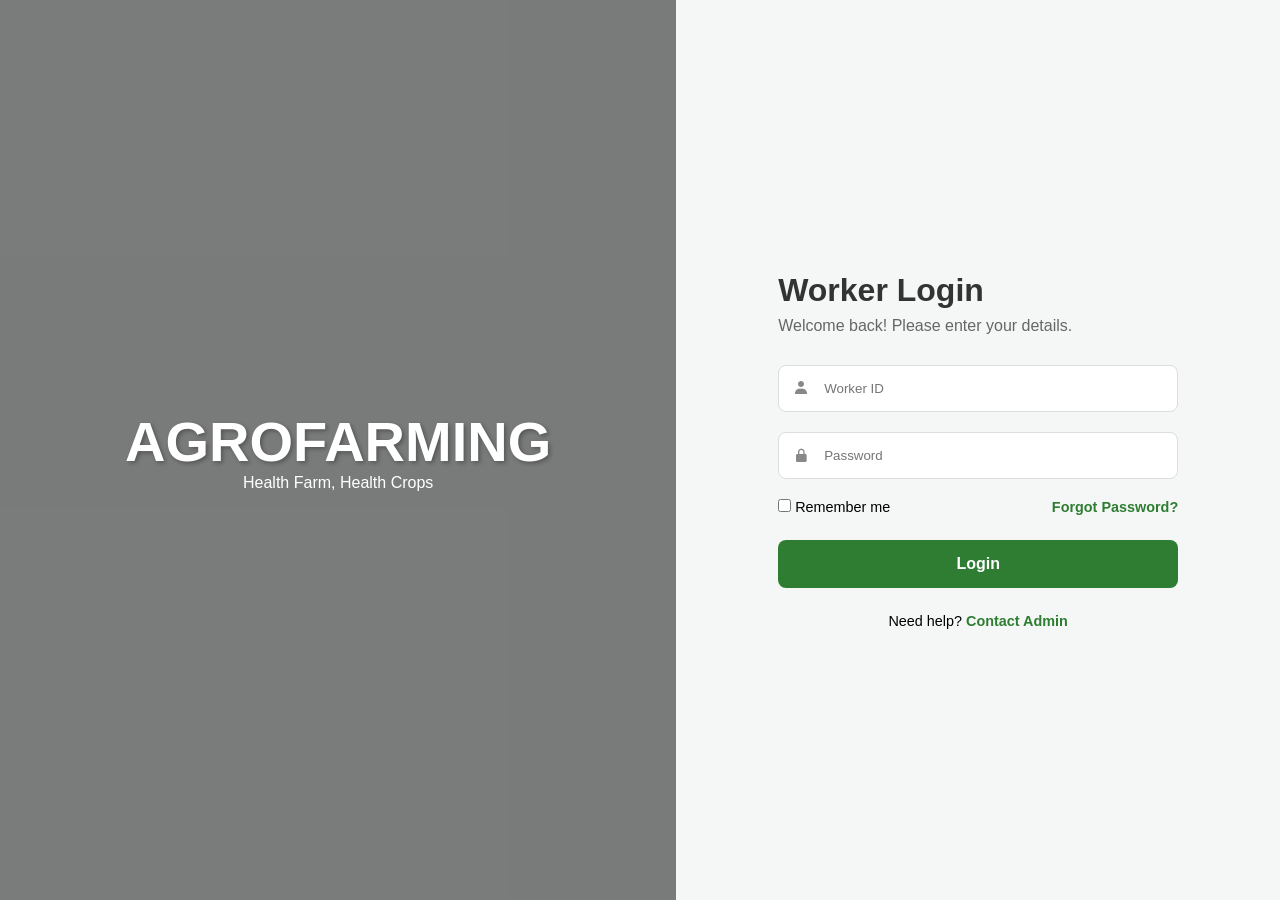
<file: index.html>
<!DOCTYPE html>
<html lang="en">
<head>
    <meta charset="UTF-8">
    <meta name="viewport" content="width=device-width, initial-scale=1.0">
    <title>AgroFarm Login</title>
    <link rel="stylesheet" href="login.css">
    <link href='https://unpkg.com/boxicons@2.1.4/css/boxicons.min.css' rel='stylesheet'>
</head>
<body>

<script src="security.js"></script>
<script src="login.js"></script>


</body>
</html>
</file>
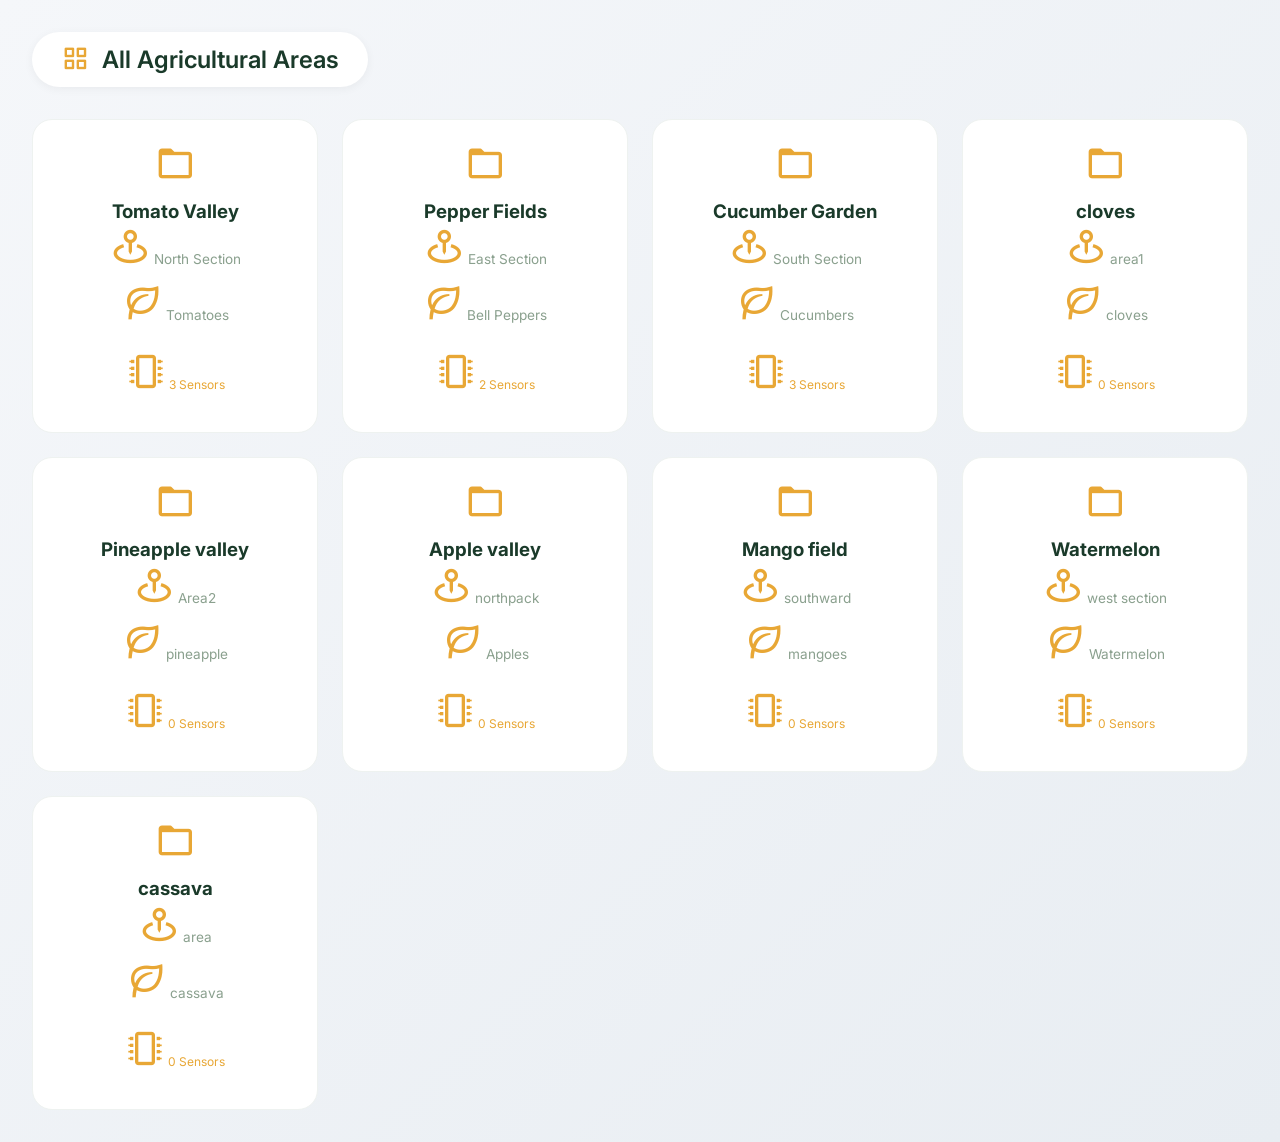
<file: area.html>
<!DOCTYPE html>
<html lang="en">
<head>
    <meta charset="UTF-8">
    <meta name="viewport" content="width=device-width, initial-scale=1.0">
    <title>Area Details - AgroFarm</title>
    <link rel="stylesheet" href="area.css">
    <link href='https://unpkg.com/boxicons@2.1.4/css/boxicons.min.css' rel='stylesheet'>
    <link href="https://fonts.googleapis.com/css2?family=Inter:wght@300;400;500;600;700;800&display=swap" rel="stylesheet">
</head>
<body>
<div id="area-root"></div>
<script src="area.js"></script>
</body>
</html>
</file>
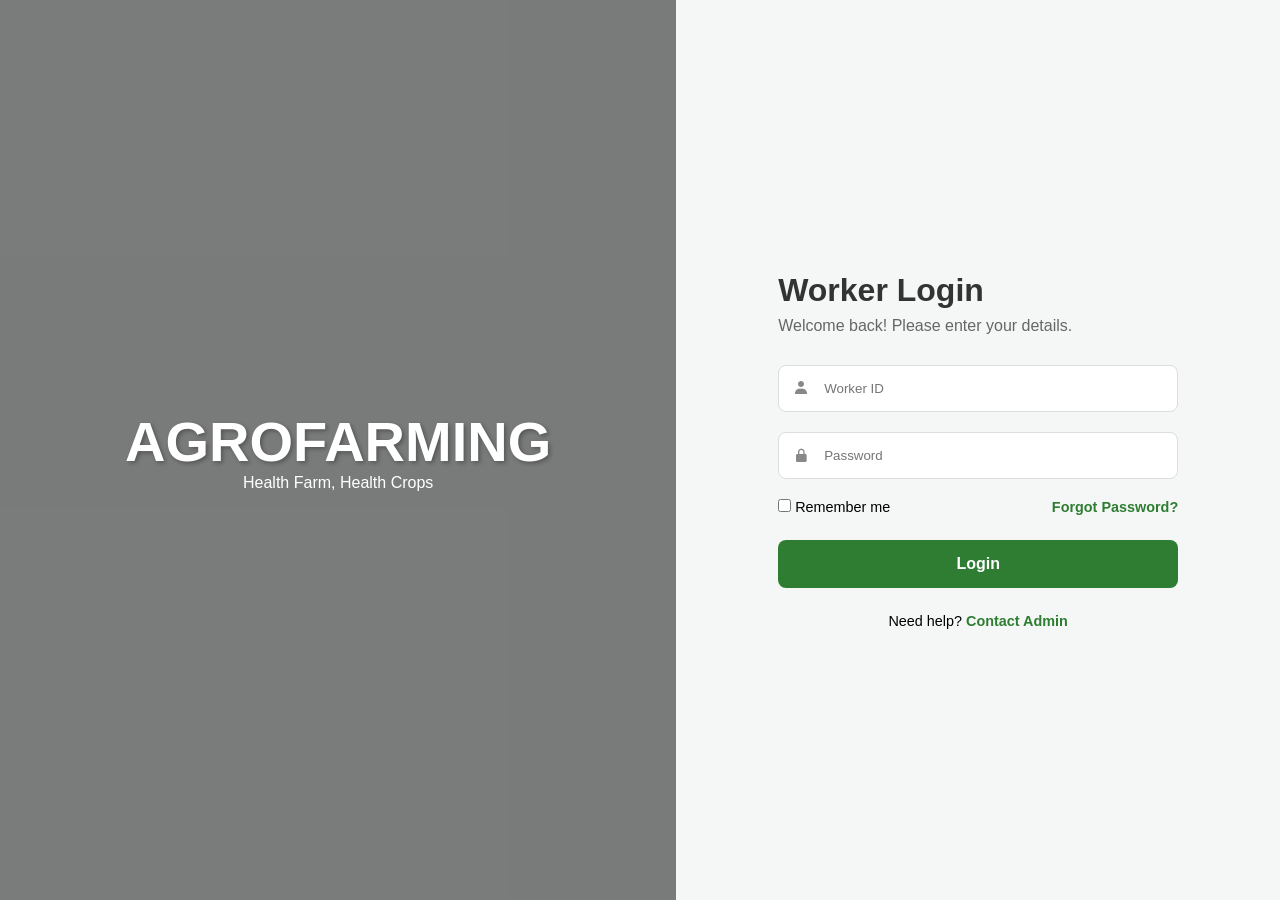
<file: areas.html>
<!DOCTYPE html>
<html lang="en">
<head>
    <meta charset="UTF-8">
    <title>Areas</title>
    <link rel="stylesheet" href="css/areas.css">
</head>
<body>

<div id="app"></div>

<script src="areas.js"></script>
</body>
</html>
</file>
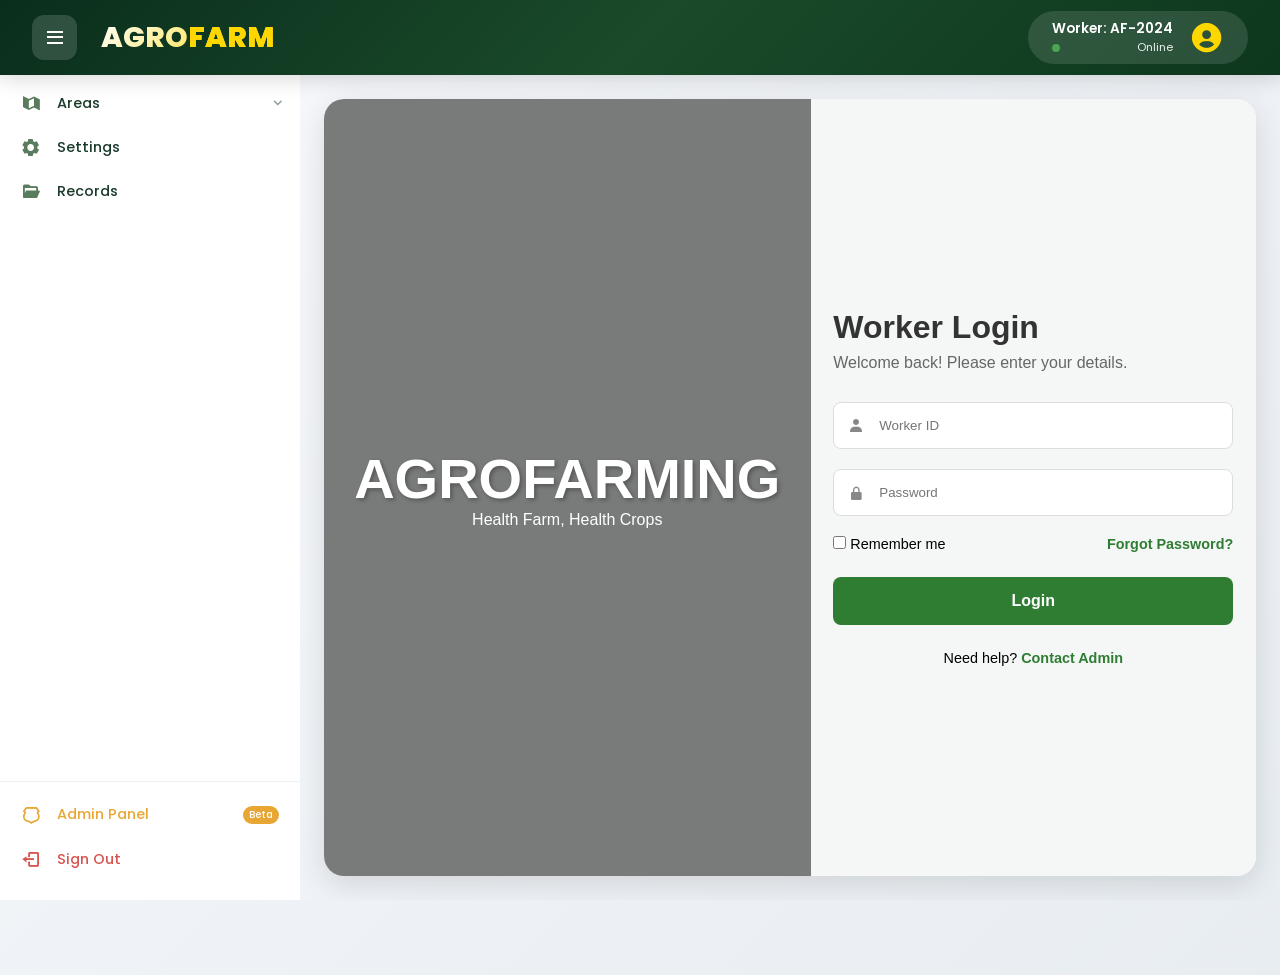
<file: dashboard.html>
<!DOCTYPE html>
<html lang="en">
<head>
    <meta charset="UTF-8">
    <meta name="viewport" content="width=device-width, initial-scale=1.0">
    <title>Dashboard - AgroFarm</title>
    <link rel="stylesheet" href="dashboard.css">
    <link href='https://unpkg.com/boxicons@2.1.4/css/boxicons.min.css' rel='stylesheet'>
    <link href="https://fonts.googleapis.com/css2?family=Poppins:wght@300;400;500;600;700;800&display=swap" rel="stylesheet">
</head>
<body>

<script src="dashboard.js"></script>
<script src ="security.js"></script>

</body>
</html>
</file>
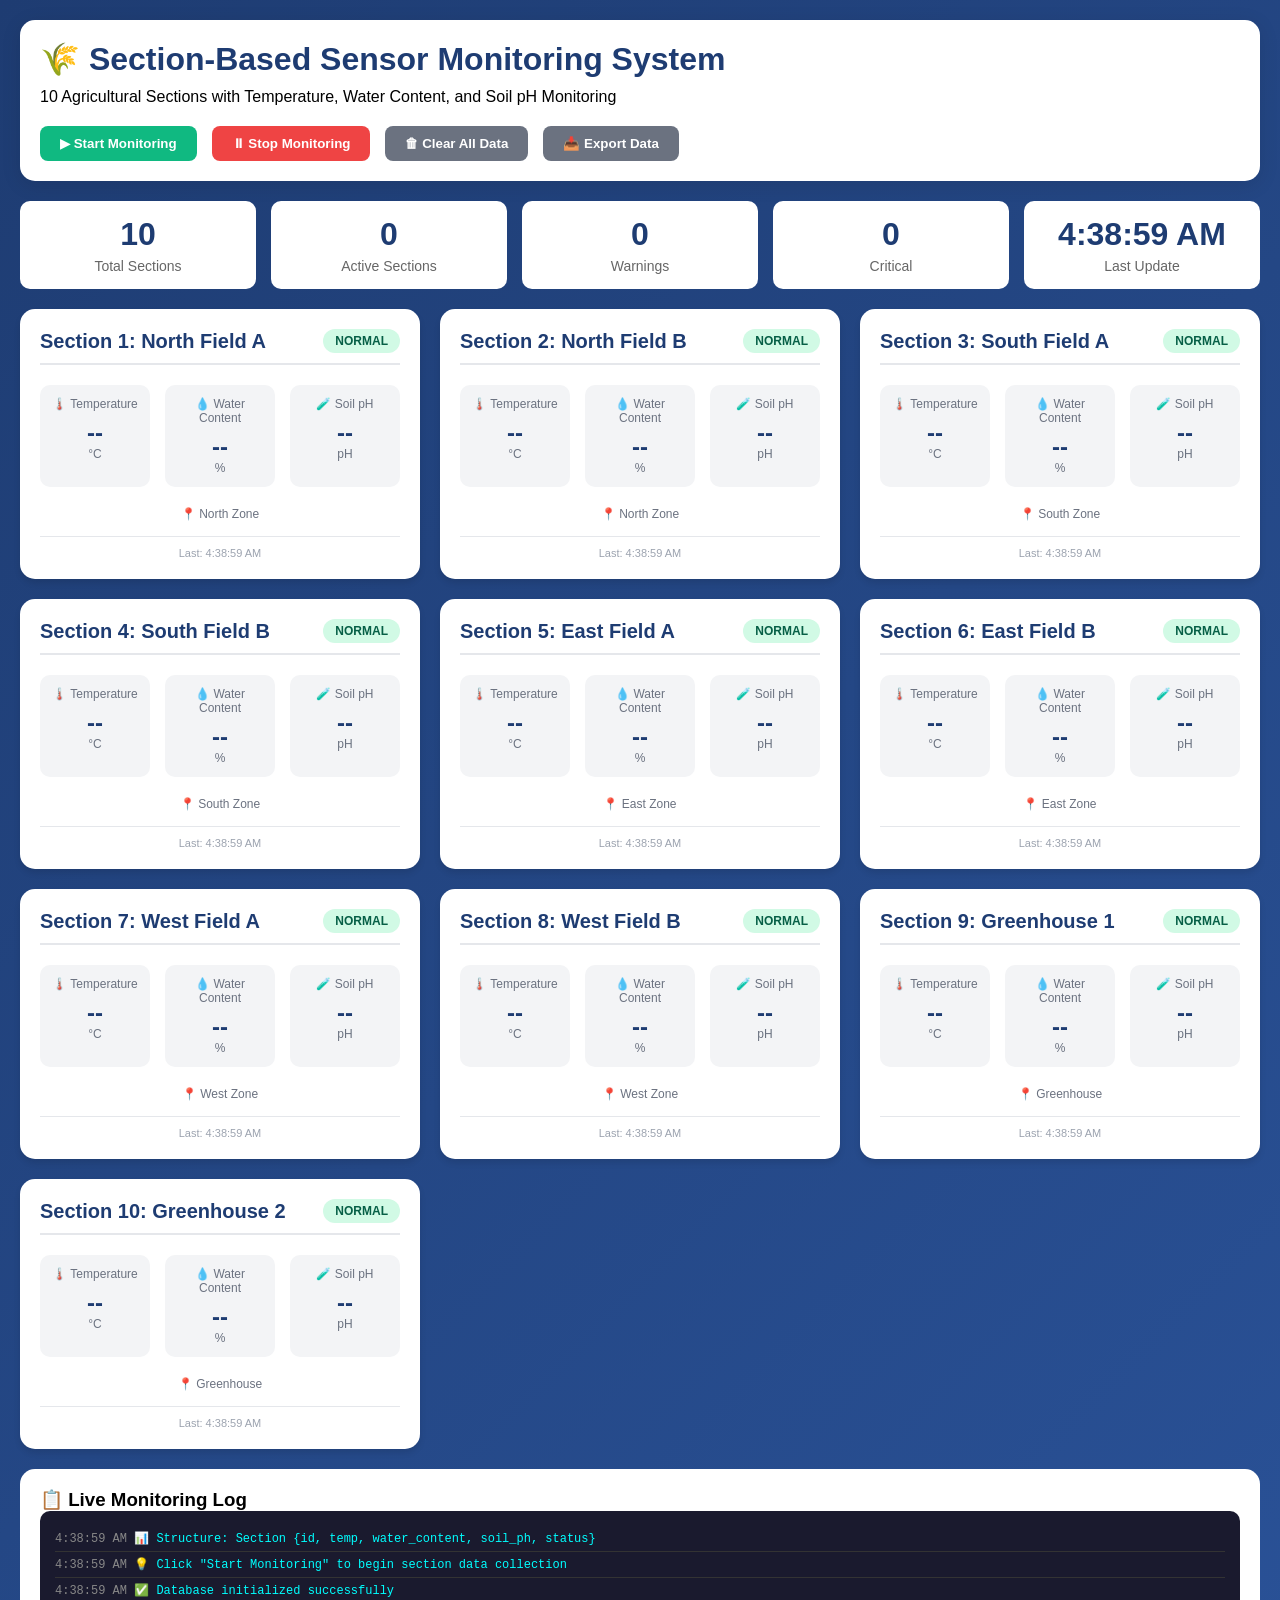
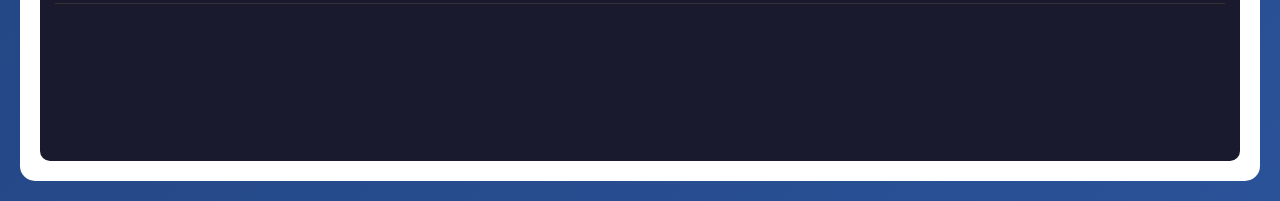
<file: index.simulation.html>
<!DOCTYPE html>
<html lang="en">
<head>
    <meta charset="UTF-8">
    <meta name="viewport" content="width=device-width, initial-scale=1.0">
    <title>Section-Based Sensor Simulation - Agriculture Monitoring</title>
    <style>
        * {
            margin: 0;
            padding: 0;
            box-sizing: border-box;
        }

        body {
            font-family: 'Segoe UI', Tahoma, Geneva, Verdana, sans-serif;
            background: linear-gradient(135deg, #1e3c72 0%, #2a5298 100%);
            min-height: 100vh;
            padding: 20px;
        }

        .container {
            max-width: 1400px;
            margin: 0 auto;
        }

        .header {
            background: white;
            border-radius: 15px;
            padding: 20px;
            margin-bottom: 20px;
            box-shadow: 0 4px 20px rgba(0,0,0,0.1);
        }

        .header h1 {
            color: #1e3c72;
            margin-bottom: 10px;
        }

        .controls {
            display: flex;
            gap: 15px;
            margin-top: 20px;
            flex-wrap: wrap;
        }

        button {
            padding: 10px 20px;
            border: none;
            border-radius: 8px;
            cursor: pointer;
            font-weight: bold;
            transition: all 0.3s;
        }

        .btn-start {
            background: #10b981;
            color: white;
        }

        .btn-start:hover {
            background: #059669;
            transform: translateY(-2px);
        }

        .btn-stop {
            background: #ef4444;
            color: white;
        }

        .btn-stop:hover {
            background: #dc2626;
            transform: translateY(-2px);
        }

        .btn-clear {
            background: #6b7280;
            color: white;
        }

        .btn-clear:hover {
            background: #4b5563;
        }

        .stats {
            display: grid;
            grid-template-columns: repeat(auto-fit, minmax(200px, 1fr));
            gap: 15px;
            margin-bottom: 20px;
        }

        .stat-card {
            background: white;
            padding: 15px;
            border-radius: 10px;
            text-align: center;
        }

        .stat-value {
            font-size: 32px;
            font-weight: bold;
            color: #1e3c72;
        }

        .stat-label {
            color: #666;
            font-size: 14px;
            margin-top: 5px;
        }

        .sections-grid {
            display: grid;
            grid-template-columns: repeat(auto-fit, minmax(350px, 1fr));
            gap: 20px;
            margin-bottom: 20px;
        }

        .section-card {
            background: white;
            border-radius: 15px;
            padding: 20px;
            box-shadow: 0 4px 6px rgba(0,0,0,0.1);
            transition: transform 0.3s;
            position: relative;
            overflow: hidden;
        }

        .section-card:hover {
            transform: translateY(-5px);
            box-shadow: 0 8px 15px rgba(0,0,0,0.2);
        }

        .section-header {
            display: flex;
            justify-content: space-between;
            align-items: center;
            margin-bottom: 15px;
            padding-bottom: 10px;
            border-bottom: 2px solid #e5e7eb;
        }

        .section-id {
            font-size: 20px;
            font-weight: bold;
            color: #1e3c72;
        }

        .status-badge {
            padding: 5px 12px;
            border-radius: 20px;
            font-size: 12px;
            font-weight: bold;
        }

        .status-normal {
            background: #d1fae5;
            color: #065f46;
        }

        .status-warning {
            background: #fed7aa;
            color: #92400e;
        }

        .status-critical {
            background: #fee2e2;
            color: #991b1b;
        }

        .readings-grid {
            display: grid;
            grid-template-columns: repeat(3, 1fr);
            gap: 15px;
            margin: 20px 0;
        }

        .reading-item {
            text-align: center;
            padding: 12px;
            background: #f3f4f6;
            border-radius: 10px;
        }

        .reading-label {
            font-size: 12px;
            color: #6b7280;
            margin-bottom: 8px;
        }

        .reading-value {
            font-size: 24px;
            font-weight: bold;
            color: #1e3c72;
        }

        .reading-unit {
            font-size: 12px;
            color: #6b7280;
        }

        .timestamp {
            font-size: 11px;
            color: #9ca3af;
            text-align: center;
            margin-top: 15px;
            padding-top: 10px;
            border-top: 1px solid #e5e7eb;
        }

        .alert-indicator {
            position: absolute;
            top: 10px;
            right: 10px;
            width: 12px;
            height: 12px;
            border-radius: 50%;
            animation: pulse 1s infinite;
        }

        @keyframes pulse {
            0%, 100% { opacity: 1; }
            50% { opacity: 0.5; }
        }

        .log-section {
            background: white;
            border-radius: 15px;
            padding: 20px;
            margin-top: 20px;
        }

        .log-container {
            background: #1a1a2e;
            color: #0f0;
            padding: 15px;
            border-radius: 10px;
            height: 250px;
            overflow-y: auto;
            font-family: 'Courier New', monospace;
            font-size: 12px;
        }

        .log-entry {
            padding: 5px 0;
            border-bottom: 1px solid #333;
            font-family: monospace;
        }

        .log-time {
            color: #888;
        }

        .log-data {
            color: #0f0;
        }

        .log-warning {
            color: #fbbf24;
        }

        .log-critical {
            color: #ef4444;
        }
    </style>
</head>
<body>
<div class="container">
    <div class="header">
        <h1>🌾 Section-Based Sensor Monitoring System</h1>
        <p>10 Agricultural Sections with Temperature, Water Content, and Soil pH Monitoring</p>
        <div class="controls">
            <button class="btn-start" onclick="startSimulation()">▶ Start Monitoring</button>
            <button class="btn-stop" onclick="stopSimulation()">⏸ Stop Monitoring</button>
            <button class="btn-clear" onclick="clearAllData()">🗑 Clear All Data</button>
        </div>
    </div>

    <div class="stats">
        <div class="stat-card">
            <div class="stat-value" id="totalSections">0</div>
            <div class="stat-label">Total Sections</div>
        </div>
        <div class="stat-card">
            <div class="stat-value" id="activeSections">0</div>
            <div class="stat-label">Active Sections</div>
        </div>
        <div class="stat-card">
            <div class="stat-value" id="warningCount">0</div>
            <div class="stat-label">Warnings</div>
        </div>
        <div class="stat-card">
            <div class="stat-value" id="criticalCount">0</div>
            <div class="stat-label">Critical</div>
        </div>
        <div class="stat-card">
            <div class="stat-value" id="lastUpdate">--:--:--</div>
            <div class="stat-label">Last Update</div>
        </div>
    </div>

    <div class="sections-grid" id="sectionsGrid"></div>

    <div class="log-section">
        <h3>📋 Live Monitoring Log</h3>
        <div class="log-container" id="logContainer"></div>
    </div>
</div>

<script>
    // Database configuration
    const DB_NAME = 'SectionDatabase';
    const DB_VERSION = 1;
    const STORE_NAME = 'section_readings';

    let db = null;
    let simulationInterval = null;
    let isSimulating = false;

    // Define 10 sections with their data
    const sections = [
        { id: 1, name: 'North Field A', temp_range: { min: 18, max: 32 }, water_range: { min: 40, max: 75 }, ph_range: { min: 6.0, max: 7.2 }, location: 'North Zone' },
        { id: 2, name: 'North Field B', temp_range: { min: 17, max: 31 }, water_range: { min: 45, max: 80 }, ph_range: { min: 5.8, max: 7.0 }, location: 'North Zone' },
        { id: 3, name: 'South Field A', temp_range: { min: 20, max: 35 }, water_range: { min: 35, max: 70 }, ph_range: { min: 6.2, max: 7.5 }, location: 'South Zone' },
        { id: 4, name: 'South Field B', temp_range: { min: 19, max: 34 }, water_range: { min: 38, max: 72 }, ph_range: { min: 6.1, max: 7.3 }, location: 'South Zone' },
        { id: 5, name: 'East Field A', temp_range: { min: 16, max: 30 }, water_range: { min: 50, max: 85 }, ph_range: { min: 5.5, max: 6.8 }, location: 'East Zone' },
        { id: 6, name: 'East Field B', temp_range: { min: 15, max: 29 }, water_range: { min: 48, max: 82 }, ph_range: { min: 5.6, max: 6.9 }, location: 'East Zone' },
        { id: 7, name: 'West Field A', temp_range: { min: 18, max: 33 }, water_range: { min: 42, max: 78 }, ph_range: { min: 6.3, max: 7.6 }, location: 'West Zone' },
        { id: 8, name: 'West Field B', temp_range: { min: 17, max: 32 }, water_range: { min: 44, max: 76 }, ph_range: { min: 6.4, max: 7.4 }, location: 'West Zone' },
        { id: 9, name: 'Greenhouse 1', temp_range: { min: 22, max: 28 }, water_range: { min: 60, max: 90 }, ph_range: { min: 6.5, max: 7.0 }, location: 'Greenhouse' },
        { id: 10, name: 'Greenhouse 2', temp_range: { min: 21, max: 27 }, water_range: { min: 55, max: 85 }, ph_range: { min: 6.4, max: 6.9 }, location: 'Greenhouse' }
    ];

    // Store current readings for each section
    let currentReadings = {};

    // Thresholds for determining status
    const thresholds = {
        temp: { optimal: { min: 20, max: 30 }, warning: { min: 15, max: 35 } },
        water: { optimal: { min: 50, max: 80 }, warning: { min: 30, max: 90 } },
        ph: { optimal: { min: 6.0, max: 7.0 }, warning: { min: 5.5, max: 7.5 } }
    };

    // Determine section status based on readings
    function determineStatus(temp, water, ph) {
        let issues = [];

        // Check temperature
        if (temp < thresholds.temp.warning.min || temp > thresholds.temp.warning.max) {
            return 'critical';
        }
        if (temp < thresholds.temp.optimal.min || temp > thresholds.temp.optimal.max) {
            issues.push('temp');
        }

        // Check water content
        if (water < thresholds.water.warning.min || water > thresholds.water.warning.max) {
            return 'critical';
        }
        if (water < thresholds.water.optimal.min || water > thresholds.water.optimal.max) {
            issues.push('water');
        }

        // Check pH
        if (ph < thresholds.ph.warning.min || ph > thresholds.ph.warning.max) {
            return 'critical';
        }
        if (ph < thresholds.ph.optimal.min || ph > thresholds.ph.optimal.max) {
            issues.push('ph');
        }

        return issues.length > 0 ? 'warning' : 'normal';
    }

    // Generate random value within range
    function generateRandomValue(min, max, decimals = 0) {
        let value = min + (Math.random() * (max - min));
        if (decimals === 0) {
            return Math.round(value);
        } else {
            return Math.round(value * 10) / 10;
        }
    }

    // Generate realistic sensor data for a section
    function generateSectionData(section) {
        // Generate values with some correlation and natural variation
        const temp = generateRandomValue(section.temp_range.min, section.temp_range.max, 1);
        const water = generateRandomValue(section.water_range.min, section.water_range.max, 0);
        const ph = generateRandomValue(section.ph_range.min, section.ph_range.max, 1);
        const status = determineStatus(temp, water, ph);

        return {
            section_id: section.id,
            section_name: section.name,
            temp: temp,
            water_content: water,
            soil_ph: ph,
            status: status,
            timestamp: new Date().toISOString(),
            timestamp_ms: Date.now(),
            location: section.location
        };
    }

    // Save section reading to IndexedDB
    async function saveReading(reading) {
        return new Promise((resolve, reject) => {
            const transaction = db.transaction([STORE_NAME], 'readwrite');
            const store = transaction.objectStore(STORE_NAME);

            const request = store.add(reading);

            request.onsuccess = () => {
                updateStats();
                addToLog(reading);
                resolve();
            };

            request.onerror = () => reject(request.error);
        });
    }

    // Update section in UI
    function updateSectionUI(sectionId, data) {
        const card = document.getElementById(`section-${sectionId}`);
        if (card) {
            // Update readings
            card.querySelector('.temp-value').textContent = data.temp;
            card.querySelector('.water-value').textContent = data.water_content;
            card.querySelector('.ph-value').textContent = data.soil_ph;

            // Update status badge
            const statusBadge = card.querySelector('.status-badge');
            statusBadge.textContent = data.status.toUpperCase();
            statusBadge.className = `status-badge status-${data.status}`;

            // Update timestamp
            card.querySelector('.timestamp').textContent = `Last: ${new Date(data.timestamp).toLocaleTimeString()}`;

            // Add alert indicator if critical
            const alertIndicator = card.querySelector('.alert-indicator');
            if (data.status === 'critical') {
                alertIndicator.style.background = '#ef4444';
                alertIndicator.style.display = 'block';
            } else if (data.status === 'warning') {
                alertIndicator.style.background = '#f59e0b';
                alertIndicator.style.display = 'block';
            } else {
                alertIndicator.style.display = 'none';
            }
        }
    }

    // Add entry to log
    function addToLog(reading) {
        const logContainer = document.getElementById('logContainer');
        const logEntry = document.createElement('div');
        logEntry.className = 'log-entry';

        const time = new Date().toLocaleTimeString();
        const statusIcon = reading.status === 'normal' ? '✅' : (reading.status === 'warning' ? '⚠️' : '🔴');

        let logClass = 'log-data';
        if (reading.status === 'warning') logClass = 'log-warning';
        if (reading.status === 'critical') logClass = 'log-critical';

        const logMessage = `${statusIcon} Section ${reading.section_id} (${reading.section_name}) | Temp: ${reading.temp}°C | Water: ${reading.water_content}% | pH: ${reading.soil_ph} | Status: ${reading.status}`;

        logEntry.innerHTML = `<span class="log-time">${time}</span> <span class="${logClass}">${logMessage}</span>`;

        logContainer.insertBefore(logEntry, logContainer.firstChild);

        // Keep only last 100 logs
        while (logContainer.children.length > 100) {
            logContainer.removeChild(logContainer.lastChild);
        }
    }

    // Update statistics
    async function updateStats() {
        if (!db) return;

        const transaction = db.transaction([STORE_NAME], 'readonly');
        const store = transaction.objectStore(STORE_NAME);
        const countRequest = store.count();

        countRequest.onsuccess = () => {
            document.getElementById('totalSections').textContent = sections.length;
        };

        // Count warnings and criticals from current readings
        let warnings = 0;
        let criticals = 0;

        Object.values(currentReadings).forEach(reading => {
            if (reading.status === 'warning') warnings++;
            if (reading.status === 'critical') criticals++;
        });

        document.getElementById('warningCount').textContent = warnings;
        document.getElementById('criticalCount').textContent = criticals;
        document.getElementById('activeSections').textContent = isSimulating ? sections.length : 0;
        document.getElementById('lastUpdate').textContent = new Date().toLocaleTimeString();
    }

    // Render all section cards
    function renderSectionCards() {
        const grid = document.getElementById('sectionsGrid');
        grid.innerHTML = '';

        sections.forEach(section => {
            const reading = currentReadings[section.id] || {
                temp: '--',
                water_content: '--',
                soil_ph: '--',
                status: 'normal',
                timestamp: new Date()
            };

            const card = document.createElement('div');
            card.className = 'section-card';
            card.id = `section-${section.id}`;
            card.innerHTML = `
                    <div class="alert-indicator" style="display: ${reading.status === 'critical' || reading.status === 'warning' ? 'block' : 'none'}; background: ${reading.status === 'critical' ? '#ef4444' : '#f59e0b'};"></div>
                    <div class="section-header">
                        <div class="section-id">Section ${section.id}: ${section.name}</div>
                        <div class="status-badge status-${reading.status}">${reading.status.toUpperCase()}</div>
                    </div>
                    <div class="readings-grid">
                        <div class="reading-item">
                            <div class="reading-label">🌡️ Temperature</div>
                            <div class="reading-value temp-value">${reading.temp}</div>
                            <div class="reading-unit">°C</div>
                        </div>
                        <div class="reading-item">
                            <div class="reading-label">💧 Water Content</div>
                            <div class="reading-value water-value">${reading.water_content}</div>
                            <div class="reading-unit">%</div>
                        </div>
                        <div class="reading-item">
                            <div class="reading-label">🧪 Soil pH</div>
                            <div class="reading-value ph-value">${reading.soil_ph}</div>
                            <div class="reading-unit">pH</div>
                        </div>
                    </div>
                    <div style="font-size: 12px; color: #6b7280; text-align: center; margin-top: 10px;">
                        📍 ${section.location}
                    </div>
                    <div class="timestamp">Last: ${new Date(reading.timestamp).toLocaleTimeString()}</div>
                `;

            grid.appendChild(card);
        });
    }

    // Simulate sensor data generation for a specific section
    async function generateAndSaveSectionData(section) {
        const reading = generateSectionData(section);
        await saveReading(reading);

        // Update current readings
        currentReadings[section.id] = reading;

        // Update UI
        updateSectionUI(section.id, reading);

        // Trigger SMS alert if critical (for Witty integration)
        if (reading.status === 'critical') {
            triggerSMSAlert(reading);
        }
    }

    // Trigger SMS alert (simulation - will be replaced by actual GSM)
    function triggerSMSAlert(reading) {
        console.log(`🚨 SMS ALERT TRIGGERED for Section ${reading.section_id}:`, reading);
        addSystemLog(`🔔 SMS ALERT: Critical conditions in ${reading.section_name}! Temp: ${reading.temp}°C, Water: ${reading.water_content}%, pH: ${reading.soil_ph}`);
    }

    // Start simulation for all sections
    function startSimulation() {
        if (isSimulating) {
            addSystemLog('⚠️ Monitoring already running!');
            return;
        }

        isSimulating = true;
        addSystemLog('🚀 Starting section monitoring...');

        // Generate data for each section at staggered intervals (3-7 seconds)
        sections.forEach(section => {
            // Initial immediate reading
            generateAndSaveSectionData(section);

            // Set interval for periodic readings
            const interval = setInterval(() => {
                if (isSimulating) {
                    generateAndSaveSectionData(section);
                } else {
                    clearInterval(interval);
                }
            }, Math.random() * 4000 + 3000); // Random 3-7 second intervals

            // Store interval ID for cleanup
            if (!window.sectionIntervals) window.sectionIntervals = [];
            window.sectionIntervals.push(interval);
        });

        // Update overall stats
        const statsInterval = setInterval(() => {
            if (isSimulating) {
                updateStats();
            } else {
                clearInterval(statsInterval);
            }
        }, 1000);

        window.statsInterval = statsInterval;
    }

    // Stop simulation
    function stopSimulation() {
        isSimulating = false;

        // Clear all section intervals
        if (window.sectionIntervals) {
            window.sectionIntervals.forEach(interval => clearInterval(interval));
            window.sectionIntervals = [];
        }

        if (window.statsInterval) {
            clearInterval(window.statsInterval);
        }

        addSystemLog('⏹️ Section monitoring stopped');
        updateStats();
    }

    // Clear all data from database
    async function clearAllData() {
        if (!db) return;

        if (confirm('⚠️ Are you sure you want to delete ALL section data? This cannot be undone!')) {
            const transaction = db.transaction([STORE_NAME], 'readwrite');
            const store = transaction.objectStore(STORE_NAME);
            const clearRequest = store.clear();

            clearRequest.onsuccess = () => {
                addSystemLog('🗑️ All section data cleared from database');
                updateStats();

                // Reset current readings display
                currentReadings = {};
                renderSectionCards();
            };

            clearRequest.onerror = () => {
                addSystemLog('❌ Failed to clear data');
            };
        }
    }

    // Add system message to log
    function addSystemLog(message) {
        const logContainer = document.getElementById('logContainer');
        const logEntry = document.createElement('div');
        logEntry.className = 'log-entry';

        const time = new Date().toLocaleTimeString();
        logEntry.innerHTML = `<span class="log-time">${time}</span> <span style="color: #00ffff;">${message}</span>`;

        logContainer.insertBefore(logEntry, logContainer.firstChild);
    }

    // Export data to JSON (for API integration)
    async function exportData() {
        if (!db) return;

        const transaction = db.transaction([STORE_NAME], 'readonly');
        const store = transaction.objectStore(STORE_NAME);
        const request = store.getAll();

        request.onsuccess = () => {
            const data = request.result;
            const dataStr = JSON.stringify(data, null, 2);
            const blob = new Blob([dataStr], {type: 'application/json'});
            const url = URL.createObjectURL(blob);
            const a = document.createElement('a');
            a.href = url;
            a.download = `section_data_${new Date().toISOString()}.json`;
            a.click();
            URL.revokeObjectURL(url);
            addSystemLog(`📥 Exported ${data.length} readings to JSON`);
        };
    }

    // Initialize IndexedDB
    async function initDatabase() {
        return new Promise((resolve, reject) => {
            const request = indexedDB.open(DB_NAME, DB_VERSION);

            request.onerror = () => reject(request.error);
            request.onsuccess = () => {
                db = request.result;
                resolve(db);
            };

            request.onupgradeneeded = (event) => {
                const db = event.target.result;

                // Create object store for section readings
                if (!db.objectStoreNames.contains(STORE_NAME)) {
                    const store = db.createObjectStore(STORE_NAME, {
                        keyPath: 'id',
                        autoIncrement: true
                    });

                    // Create indexes for efficient queries
                    store.createIndex('section_id', 'section_id', { unique: false });
                    store.createIndex('timestamp', 'timestamp', { unique: false });
                    store.createIndex('status', 'status', { unique: false });
                    store.createIndex('section_timestamp', ['section_id', 'timestamp'], { unique: false });
                }
            };
        });
    }

    // Initialize everything
    async function init() {
        await initDatabase();
        renderSectionCards();
        updateStats();
        addSystemLog('✅ Database initialized successfully');
        addSystemLog('💡 Click "Start Monitoring" to begin section data collection');
        addSystemLog('📊 Structure: Section {id, temp, water_content, soil_ph, status}');

        // Add export button to controls
        const controls = document.querySelector('.controls');
        const exportBtn = document.createElement('button');
        exportBtn.textContent = '📥 Export Data';
        exportBtn.className = 'btn-clear';
        exportBtn.onclick = exportData;
        controls.appendChild(exportBtn);
    }

    // Start the application
    init();
</script>
</body>
</html>
</file>
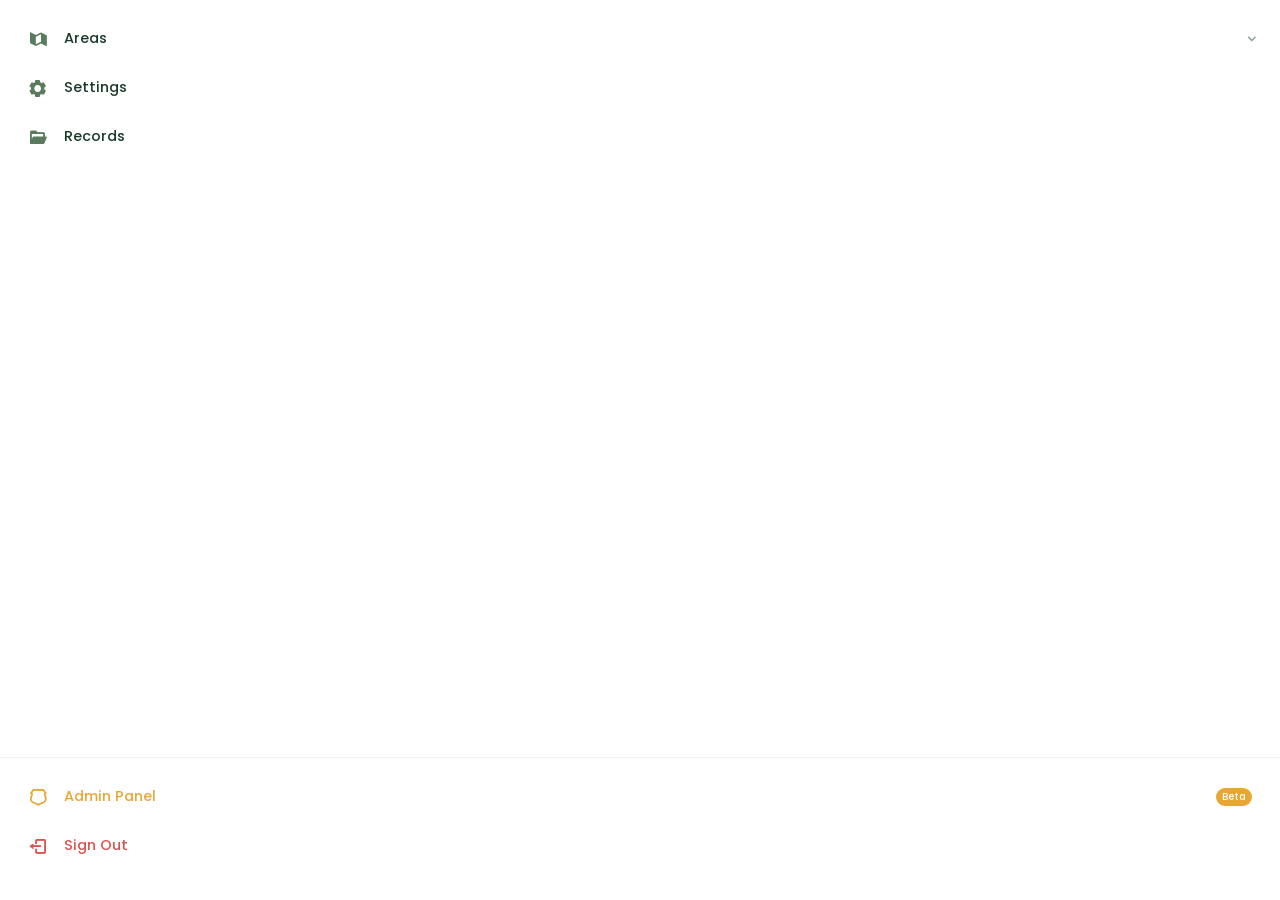
<file: nav.html>
<!DOCTYPE html>
<html lang="en">
<head>
    <meta charset="UTF-8">
    <meta name="viewport" content="width=device-width, initial-scale=1.0">
    <title>Navigation Panel</title>
    <link rel="stylesheet" href="nav.css">
    <link href='https://unpkg.com/boxicons@2.1.4/css/boxicons.min.css' rel='stylesheet'>
    <link href="https://fonts.googleapis.com/css2?family=Poppins:wght@300;400;500;600;700;800&display=swap" rel="stylesheet">
</head>
<body>
<div id="nav-root"></div>
<script src="nav.js"></script>
</body>
</html>
</file>
<file: login.css>
:root {
    --primary-green: #2e7d32;
    --light-green: #4caf50;
    --dark-grey: #333;
    --soft-white: #f4f7f6;
}

* {
    margin: 0;
    padding: 0;
    box-sizing: border-box;
    font-family: 'Poppins', sans-serif;
}

body {
    display: flex;
    height: 100vh;
    background-color: var(--soft-white);
}

/* Left Panel Styling */
#Leftpanel {
    flex: 1.2;
    background: url('https://images.unsplash.com/photo-1464226184884-fa280b87c399?q=80&w=2070&auto=format&fit=crop') no-repeat center center/cover;
    position: relative;
    display: flex;
    align-items: center;
    justify-content: center;
}

.overlay {
    position: absolute;
    top: 0; left: 0; width: 100%; height: 100%;
    background: rgba(0, 0, 0, 0.5); /* Darkens the image for readability */
}

#Leftpanel .content {
    position: relative;
    z-index: 1;
    text-align: center;
    color: white;
}

.logo {
    font-size: 3.5rem;
    font-weight: 800;
    text-shadow: 2px 2px 4px rgba(0,0,0,0.3);
}

/* Right Panel Styling */
#Rightpanel {
    flex: 1;
    display: flex;
    align-items: center;
    justify-content: center;
    padding: 20px;
}

.login-container {
    width: 100%;
    max-width: 400px;
}

.login-container h2 {
    font-size: 2rem;
    color: var(--dark-grey);
    margin-bottom: 8px;
}

.login-container p {
    color: #666;
    margin-bottom: 30px;
}

/* Input Groups */
.input-group {
    position: relative;
    margin-bottom: 20px;
}

.input-group i {
    position: absolute;
    left: 15px;
    top: 50%;
    transform: translateY(-50%);
    color: #888;
}

.input-group input {
    width: 100%;
    padding: 15px 15px 15px 45px;
    border: 1px solid #ddd;
    border-radius: 8px;
    outline: none;
    transition: 0.3s;
}

.input-group input:focus {
    border-color: var(--primary-green);
    box-shadow: 0 0 5px rgba(46, 125, 50, 0.2);
}

/* Form Options */
.form-options {
    display: flex;
    justify-content: space-between;
    font-size: 0.9rem;
    margin-bottom: 25px;
}

.forgot-link {
    color: var(--primary-green);
    text-decoration: none;
    font-weight: 600;
}

/* Button */
#loginbutton {
    width: 100%;
    padding: 15px;
    background: var(--primary-green);
    color: white;
    border: none;
    border-radius: 8px;
    font-size: 1rem;
    font-weight: 600;
    cursor: pointer;
    transition: 0.3s;
}

#loginbutton:hover {
    background: var(--light-green);
}

.footer-text {
    text-align: center;
    margin-top: 25px;
    font-size: 0.9rem;
}

.footer-text a {
    color: var(--primary-green);
    text-decoration: none;
    font-weight: 600;
}

/* Responsive */
@media (max-width: 850px) {
    #Leftpanel { display: none; }
}
</file>
<file: area.css>
/* area.css - Area Details Page Styles */

* {
    margin: 0;
    padding: 0;
    box-sizing: border-box;
}

body {
    font-family: 'Inter', 'Poppins', 'Segoe UI', Tahoma, Geneva, Verdana, sans-serif;
    background: linear-gradient(135deg, #f5f7fa 0%, #e8edf2 100%);
    min-height: 100vh;
}

.area-detail-container {
    max-width: 1400px;
    margin: 0 auto;
    padding: 2rem;
}

/* Header Section - Corner Left */
.area-header-section {
    display: flex;
    justify-content: space-between;
    align-items: center;
    margin-bottom: 2rem;
    flex-wrap: wrap;
    gap: 1rem;
}

.back-btn {
    display: inline-flex;
    align-items: center;
    gap: 8px;
    background: white;
    border: 1px solid #eef2f0;
    padding: 0.6rem 1.2rem;
    border-radius: 12px;
    color: #1a3a2a;
    text-decoration: none;
    font-size: 0.85rem;
    font-weight: 500;
    transition: all 0.2s ease;
    cursor: pointer;
}

.back-btn:hover {
    background: #f5f7fa;
    border-color: #e8a735;
    transform: translateX(-3px);
}

.area-title {
    display: flex;
    align-items: center;
    gap: 12px;
    background: white;
    padding: 0.8rem 1.8rem;
    border-radius: 50px;
    box-shadow: 0 2px 10px rgba(0, 0, 0, 0.05);
}

.area-title i {
    font-size: 1.8rem;
    color: #e8a735;
}

.area-title h1 {
    font-size: 1.5rem;
    color: #1a3a2a;
    font-weight: 600;
}

.location-badge {
    background: #fef8f0;
    padding: 0.5rem 1rem;
    border-radius: 12px;
    display: flex;
    align-items: center;
    gap: 6px;
    color: #e8a735;
    font-size: 0.85rem;
}

/* Summary Section */
.summary-section {
    display: grid;
    grid-template-columns: repeat(4, 1fr);
    gap: 1.5rem;
    margin-bottom: 2.5rem;
}

.summary-card {
    background: white;
    padding: 1.2rem;
    border-radius: 16px;
    display: flex;
    align-items: center;
    gap: 1rem;
    box-shadow: 0 2px 10px rgba(0, 0, 0, 0.04);
    transition: all 0.2s ease;
}

.summary-card:hover {
    transform: translateY(-3px);
    box-shadow: 0 8px 20px rgba(0, 0, 0, 0.08);
}

.summary-icon {
    width: 50px;
    height: 50px;
    background: #fef8f0;
    border-radius: 14px;
    display: flex;
    align-items: center;
    justify-content: center;
}

.summary-icon i {
    font-size: 1.8rem;
    color: #e8a735;
}

.summary-info h4 {
    font-size: 0.75rem;
    color: #8aa08e;
    text-transform: uppercase;
    letter-spacing: 0.5px;
    margin-bottom: 0.3rem;
}

.summary-value {
    font-size: 1.6rem;
    font-weight: 700;
    color: #1a3a2a;
}

.summary-unit {
    font-size: 0.8rem;
    color: #8aa08e;
    font-weight: normal;
}

/* Sensors Section */
.sensors-section {
    background: white;
    border-radius: 24px;
    padding: 1.5rem;
    box-shadow: 0 4px 15px rgba(0, 0, 0, 0.05);
}

.sensors-header {
    display: flex;
    justify-content: space-between;
    align-items: center;
    margin-bottom: 1.5rem;
    padding-bottom: 1rem;
    border-bottom: 2px solid #f0f2f0;
}

.sensors-header h2 {
    color: #1a3a2a;
    font-size: 1.2rem;
    display: flex;
    align-items: center;
    gap: 8px;
}

.sensor-count-badge {
    background: #eef4ec;
    padding: 4px 10px;
    border-radius: 20px;
    font-size: 0.75rem;
    color: #2d5a3b;
}

/* Sensor Cards Grid */
.sensors-grid {
    display: grid;
    grid-template-columns: repeat(auto-fill, minmax(300px, 1fr));
    gap: 1.5rem;
}

/* Individual Sensor Card */
.sensor-card {
    background: #f8f9fc;
    border-radius: 20px;
    padding: 1.2rem;
    transition: all 0.3s ease;
    border: 1px solid #eef2f0;
}

.sensor-card:hover {
    transform: translateY(-3px);
    box-shadow: 0 8px 20px rgba(0, 0, 0, 0.08);
    border-color: #e8a735;
}

.sensor-header {
    display: flex;
    align-items: center;
    gap: 12px;
    margin-bottom: 1rem;
    padding-bottom: 0.8rem;
    border-bottom: 1px solid #eef2f0;
}

.sensor-header i {
    font-size: 1.6rem;
    color: #e8a735;
}

.sensor-info {
    flex: 1;
}

.sensor-name {
    font-size: 0.95rem;
    font-weight: 600;
    color: #1a3a2a;
}

.sensor-id {
    font-size: 0.7rem;
    color: #8aa08e;
}

/* Sensor Readings - Direct display */
.sensor-readings {
    display: flex;
    flex-direction: column;
    gap: 0.8rem;
}

.reading-row {
    display: flex;
    align-items: center;
    justify-content: space-between;
    padding: 0.5rem 0;
    border-bottom: 1px dashed #eef2f0;
}

.reading-label {
    display: flex;
    align-items: center;
    gap: 8px;
    font-size: 0.85rem;
    color: #5a7c5e;
}

.reading-label i {
    font-size: 1rem;
    width: 20px;
}

.reading-value {
    font-size: 1.1rem;
    font-weight: 600;
    color: #1a3a2a;
}

.reading-unit {
    font-size: 0.7rem;
    color: #8aa08e;
    font-weight: normal;
}

/* No Sensors */
.no-sensors {
    text-align: center;
    padding: 3rem;
    color: #8aa08e;
}

.no-sensors i {
    font-size: 3rem;
    margin-bottom: 1rem;
    color: #e8a735;
}

/* All Areas Grid (when no area selected) */
.all-areas-grid {
    display: grid;
    grid-template-columns: repeat(auto-fill, minmax(280px, 1fr));
    gap: 1.5rem;
}

.area-select-card {
    background: white;
    border-radius: 20px;
    padding: 1.5rem;
    cursor: pointer;
    transition: all 0.3s ease;
    border: 1px solid #eef2f0;
    text-align: center;
}

.area-select-card:hover {
    transform: translateY(-5px);
    box-shadow: 0 12px 25px rgba(0, 0, 0, 0.1);
    border-color: #e8a735;
}

.area-select-card i {
    font-size: 2.5rem;
    color: #e8a735;
    margin-bottom: 1rem;
}

.area-select-card h3 {
    color: #1a3a2a;
    margin-bottom: 0.3rem;
}

.area-select-card p {
    color: #8aa08e;
    font-size: 0.85rem;
}

/* Loading & Error States */
.loading, .error-state {
    text-align: center;
    padding: 4rem;
    background: white;
    border-radius: 20px;
}

.loading i, .error-state i {
    font-size: 3rem;
    margin-bottom: 1rem;
}

.loading i {
    color: #e8a735;
    animation: spin 1s linear infinite;
}

.error-state i {
    color: #d9534f;
}

@keyframes spin {
    from { transform: rotate(0deg); }
    to { transform: rotate(360deg); }
}

/* Responsive */
@media (max-width: 1024px) {
    .summary-section {
        grid-template-columns: repeat(2, 1fr);
    }
}

@media (max-width: 768px) {
    .area-detail-container {
        padding: 1rem;
    }

    .area-header-section {
        flex-direction: column;
        align-items: flex-start;
    }

    .summary-section {
        grid-template-columns: 1fr;
    }

    .sensors-grid {
        grid-template-columns: 1fr;
    }

    .area-title h1 {
        font-size: 1.2rem;
    }
}
</file>
<file: css/areas.css>
/* Info Card Overlay - Reduced opacity */
.info-card-overlay {
    position: fixed;
    background: rgba(255, 255, 255, 0.92);
    backdrop-filter: blur(8px);
    border-radius: 20px;
    box-shadow: 0 10px 40px rgba(0, 0, 0, 0.15);
    width: 320px;
    animation: fadeInUp 0.2s ease;
    z-index: 10000;
    border: 1px solid rgba(232, 167, 53, 0.2);
}

@keyframes fadeInUp {
    from {
        opacity: 0;
        transform: translateY(10px);
    }
    to {
        opacity: 1;
        transform: translateY(0);
    }
}

.info-card {
    position: relative;
    padding: 1.2rem;
}

.close-info-btn {
    position: absolute;
    top: 10px;
    right: 10px;
    background: rgba(0, 0, 0, 0.05);
    border: none;
    width: 28px;
    height: 28px;
    border-radius: 50%;
    cursor: pointer;
    display: flex;
    align-items: center;
    justify-content: center;
    transition: all 0.2s ease;
}

.close-info-btn:hover {
    background: rgba(0, 0, 0, 0.1);
    transform: scale(1.05);
}

.close-info-btn i {
    font-size: 1.1rem;
    color: #666;
}

/* Info Header */
.info-header {
    display: flex;
    gap: 1rem;
    margin-bottom: 1rem;
    padding-bottom: 1rem;
    border-bottom: 1px solid rgba(0, 0, 0, 0.08);
}

.info-header img {
    width: 60px;
    height: 60px;
    border-radius: 12px;
    object-fit: cover;
}

.info-header-text h3 {
    color: #1a3a2a;
    font-size: 1rem;
    margin-bottom: 0.3rem;
}

.info-crop-badge {
    background: #e8a735;
    color: white;
    padding: 2px 8px;
    border-radius: 12px;
    font-size: 0.7rem;
}

/* Info Details */
.info-details {
    margin-bottom: 0.5rem;
}

.info-row {
    display: flex;
    align-items: center;
    gap: 10px;
    padding: 0.5rem 0;
    border-bottom: 1px solid rgba(0, 0, 0, 0.05);
    font-size: 0.85rem;
}

.info-row i {
    width: 20px;
    color: #e8a735;
    font-size: 1rem;
}

.info-row span {
    color: #4a5b4e;
    flex: 1;
}

/* Grid container styles */
.areas-grid {
    display: grid;
    grid-template-columns: repeat(auto-fill, minmax(320px, 1fr));
    gap: 2rem;
    padding: 2rem;
}

/* Info Button on Card */
.info-btn {
    position: absolute;
    top: 10px;
    right: 10px;
    width: 32px;
    height: 32px;
    border-radius: 50%;
    background: rgba(0, 0, 0, 0.5);
    border: none;
    color: white;
    cursor: pointer;
    display: flex;
    align-items: center;
    justify-content: center;
    transition: all 0.2s ease;
    z-index: 10;
    backdrop-filter: blur(4px);
}

.info-btn i {
    font-size: 1.2rem;
}

.info-btn:hover {
    background: #e8a735;
    transform: scale(1.1);
}

/* Card styles */
.area-card {
    position: relative;
    background: white;
    border-radius: 20px;
    overflow: hidden;
    cursor: pointer;
    transition: all 0.3s ease;
    box-shadow: 0 4px 15px rgba(0, 0, 0, 0.05);
}

.area-card:hover {
    transform: translateY(-5px);
    box-shadow: 0 12px 30px rgba(0, 0, 0, 0.12);
}

.crop-image {
    position: relative;
    height: 200px;
    overflow: hidden;
}

.crop-image img {
    width: 100%;
    height: 100%;
    object-fit: cover;
    transition: transform 0.3s ease;
}

.area-card:hover .crop-image img {
    transform: scale(1.05);
}

.crop-name-badge {
    position: absolute;
    bottom: 10px;
    right: 10px;
    background: #e8a735;
    color: white;
    padding: 4px 12px;
    border-radius: 20px;
    font-size: 0.75rem;
    font-weight: 600;
}

.card-content {
    padding: 1.2rem;
}

.card-content h2 {
    color: #1a3a2a;
    font-size: 1.2rem;
    margin-bottom: 0.3rem;
}

/* Responsive */
@media (max-width: 768px) {
    .areas-grid {
        padding: 1rem;
        gap: 1rem;
        grid-template-columns: 1fr;
    }

    .crop-image {
        height: 180px;
    }

    .info-card-overlay {
        width: 280px;
        left: 10px !important;
        right: 10px;
    }
}
</file>
<file: dashboard.css>
/* dashboard.css - Main Dashboard Layout */

* {
    margin: 0;
    padding: 0;
    box-sizing: border-box;
}

body {
    font-family: 'Poppins', 'Segoe UI', Tahoma, Geneva, Verdana, sans-serif;
    background: linear-gradient(135deg, #f5f7fa 0%, #e8edf2 100%);
    height: 100vh;
    overflow: hidden;
}

/* ========== TOP BAR STYLES ========== */
.top-bar {
    background: linear-gradient(135deg, #0a2e1c 0%, #1a4a2a 50%, #0d371e 100%);
    color: white;
    padding: 0 2rem;
    display: flex;
    justify-content: space-between;
    align-items: center;
    height: 75px;
    box-shadow: 0 4px 20px rgba(0, 0, 0, 0.15);
    position: fixed;
    top: 0;
    left: 0;
    right: 0;
    z-index: 1000;
}

.nav-left {
    display: flex;
    align-items: center;
    gap: 1.5rem;
}

#toggle-btn {
    background: rgba(255, 255, 255, 0.15);
    border: none;
    color: white;
    font-size: 1.5rem;
    cursor: pointer;
    padding: 0.5rem;
    border-radius: 12px;
    display: flex;
    align-items: center;
    justify-content: center;
    transition: all 0.3s ease;
    width: 45px;
    height: 45px;
}

#toggle-btn:hover {
    background: rgba(255, 215, 0, 0.3);
    transform: scale(1.05);
}

.brand {
    font-size: 1.8rem;
    font-weight: 800;
    background: linear-gradient(135deg, #ffffff, #ffd700);
    -webkit-background-clip: text;
    background-clip: text;
    color: transparent;
}

.brand span {
    color: #ffd700;
    background: none;
    -webkit-background-clip: unset;
}

.nav-right {
    display: flex;
    align-items: center;
}

.user-profile {
    display: flex;
    align-items: center;
    gap: 1rem;
    background: rgba(255, 255, 255, 0.12);
    padding: 0.5rem 1.5rem;
    border-radius: 50px;
    cursor: pointer;
    transition: all 0.3s ease;
}

.user-profile:hover {
    background: rgba(255, 255, 255, 0.25);
    transform: translateY(-2px);
}

.user-details {
    display: flex;
    flex-direction: column;
    text-align: right;
}

.user-id {
    font-size: 0.85rem;
    font-weight: 600;
}

.user-status {
    font-size: 0.7rem;
    opacity: 0.9;
    position: relative;
    padding-left: 12px;
}

.user-status::before {
    content: '';
    position: absolute;
    left: 0;
    top: 50%;
    transform: translateY(-50%);
    width: 8px;
    height: 8px;
    background-color: #4caf50;
    border-radius: 50%;
    animation: pulse 2s infinite;
}

@keyframes pulse {
    0% { box-shadow: 0 0 0 0 rgba(76, 175, 80, 0.7); }
    70% { box-shadow: 0 0 0 8px rgba(76, 175, 80, 0); }
    100% { box-shadow: 0 0 0 0 rgba(76, 175, 80, 0); }
}

.profile-icon {
    font-size: 2.2rem;
    color: #ffd700;
}

/* ========== DASHBOARD WRAPPER ========== */
.dashboard-wrapper {
    display: flex;
    margin-top: 75px;
    height: calc(100vh - 75px);
}

/* ========== SIDEBAR ========== */
.sidebar {
    width: 300px;
    background: transparent;
    transition: all 0.3s cubic-bezier(0.4, 0, 0.2, 1);
    overflow: hidden;
}

.sidebar.collapsed {
    width: 0;
}

#nav-iframe {
    width: 300px;
    height: 100%;
    border: none;
    background: white;
    transition: all 0.3s ease;
}

.sidebar.collapsed #nav-iframe {
    margin-left: -300px;
}

/* ========== MAIN CONTENT ========== */
.main-content {
    flex: 1;
    padding: 1.5rem;
    overflow: hidden;
    background: linear-gradient(135deg, #f5f7fa 0%, #e8edf2 100%);
}

#dash-iframe {
    width: 100%;
    height: 100%;
    border: none;
    border-radius: 20px;
    background: white;
    box-shadow: 0 8px 30px rgba(0, 0, 0, 0.12);
}

/* ========== RESPONSIVE ========== */
@media (max-width: 768px) {
    .top-bar {
        padding: 0 1rem;
    }

    .brand {
        font-size: 1.3rem;
    }

    .user-details {
        display: none;
    }

    .sidebar {
        position: fixed;
        left: 0;
        z-index: 999;
        width: 0;
    }

    .sidebar.collapsed {
        width: 280px;
    }

    .sidebar.collapsed #nav-iframe {
        margin-left: 0;
        width: 280px;
    }

    .main-content {
        padding: 1rem;
    }
}

/* ========== SCROLLBAR ========== */
::-webkit-scrollbar {
    width: 8px;
    height: 8px;
}

::-webkit-scrollbar-track {
    background: #e8edf2;
    border-radius: 10px;
}

::-webkit-scrollbar-thumb {
    background: linear-gradient(135deg, #2d5a3b, #1e3c2c);
    border-radius: 10px;
}
</file>
<file: nav.css>
/* nav.css - Professional Navigation Panel Styles */

* {
    margin: 0;
    padding: 0;
    box-sizing: border-box;
}

body {
    font-family: 'Inter', 'Poppins', 'Segoe UI', Tahoma, Geneva, Verdana, sans-serif;
    background: #ffffff;
    height: 100vh;
    overflow: hidden;
}

.nav-container {
    height: 100vh;
    display: flex;
    flex-direction: column;
    justify-content: space-between;
    overflow-y: auto;
    padding: 1rem 0;
}

/* Nav Header */
.nav-header {
    padding: 0.5rem 1.5rem 1.5rem 1.5rem;
    border-bottom: 1px solid #eef2f0;
    margin-bottom: 1rem;
}

.brand {
    font-size: 1.6rem;
    font-weight: 700;
    letter-spacing: 1px;
    color: #1a3a2a;
}

.brand span {
    color: #e8a735;
    font-weight: 800;
}

/* Navigation Links */
.nav-links {
    list-style: none;
    padding: 0 0.75rem;
    margin: 0;
    flex: 1;
}

.nav-item {
    margin-bottom: 0.25rem;
    position: relative;
}

/* Areas Container - Professional Layout */
.areas-container {
    margin-bottom: 0.25rem;
}

/* Areas Header Link (main link) */
#areas-header-link {
    display: flex;
    align-items: center;
    padding: 0.75rem 1rem;
    color: #1a3a2a;
    text-decoration: none;
    border-radius: 12px;
    transition: all 0.2s ease;
    font-weight: 500;
    gap: 12px;
    background: transparent;
    cursor: pointer;
}

#areas-header-link i {
    font-size: 1.25rem;
    min-width: 24px;
    color: #5a7c5e;
    transition: all 0.2s ease;
}

#areas-header-link span {
    font-size: 0.9rem;
    flex: 1;
}

#areas-header-link:hover {
    background: #f5f7f5;
    color: #1a3a2a;
}

#areas-header-link:hover i {
    color: #e8a735;
}

#areas-header-link.active {
    background: #eef4ec;
    color: #1a3a2a;
    font-weight: 600;
}

#areas-header-link.active i {
    color: #e8a735;
}

/* Dropdown Trigger (chevron button) - Professional */
.dropdown-trigger {
    width: 32px;
    height: 32px;
    display: flex;
    align-items: center;
    justify-content: center;
    background: transparent;
    border: none;
    border-radius: 8px;
    cursor: pointer;
    transition: all 0.2s ease;
    margin-left: auto;
}

.dropdown-trigger i {
    font-size: 1.1rem;
    color: #8aa08e;
    transition: transform 0.2s ease;
}

.dropdown-trigger:hover {
    background: #f0f2f0;
}

.dropdown-trigger:hover i {
    color: #e8a735;
}

.dropdown-trigger.open i {
    transform: rotate(180deg);
}

/* Areas Row - Header + Dropdown Button */
.areas-row {
    display: flex;
    align-items: center;
    gap: 4px;
}

/* Professional Submenu */
.submenu {
    list-style: none;
    padding-left: 3rem;
    max-height: 0;
    overflow: hidden;
    transition: max-height 0.25s ease-out;
    margin: 0;
}

.submenu.show {
    max-height: 400px;
}

.submenu li {
    margin: 0;
}

.submenu a {
    display: flex;
    align-items: center;
    gap: 10px;
    padding: 0.6rem 1rem;
    color: #4a6150;
    text-decoration: none;
    border-radius: 10px;
    font-size: 0.85rem;
    transition: all 0.2s ease;
    background: transparent;
    margin: 0.1rem 0;
}

.submenu a i {
    font-size: 1rem;
    min-width: 20px;
    color: #8aa08e;
}

.submenu a span {
    font-size: 0.85rem;
}

.submenu a:hover {
    background: #f5f7f5;
    color: #1a3a2a;
}

.submenu a:hover i {
    color: #e8a735;
}

.submenu a.active {
    background: #eef4ec;
    color: #1a3a2a;
    font-weight: 500;
}

.submenu a.active i {
    color: #e8a735;
}

/* Other nav links (Settings, Records) */
.nav-link-item {
    display: flex;
    align-items: center;
    padding: 0.75rem 1rem;
    color: #1a3a2a;
    text-decoration: none;
    border-radius: 12px;
    transition: all 0.2s ease;
    font-weight: 500;
    gap: 12px;
    background: transparent;
    cursor: pointer;
}

.nav-link-item i {
    font-size: 1.25rem;
    min-width: 24px;
    color: #5a7c5e;
    transition: all 0.2s ease;
}

.nav-link-item span {
    font-size: 0.9rem;
    flex: 1;
}

.nav-link-item:hover {
    background: #f5f7f5;
    color: #1a3a2a;
}

.nav-link-item:hover i {
    color: #e8a735;
}

.nav-link-item.active {
    background: #eef4ec;
    color: #1a3a2a;
    font-weight: 600;
}

.nav-link-item.active i {
    color: #e8a735;
}

/* Error message */
.error {
    color: #d9534f;
    font-size: 0.75rem;
    padding: 0.5rem 1rem;
    text-align: center;
    background: #fef5f5;
    border-radius: 8px;
    margin-top: 0.5rem;
}

/* Nav Footer */
.nav-footer {
    padding: 1rem 0.75rem;
    border-top: 1px solid #eef2f0;
    margin-top: auto;
    display: flex;
    flex-direction: column;
    gap: 0.25rem;
}

.nav-footer a {
    display: flex;
    align-items: center;
    gap: 12px;
    padding: 0.75rem 1rem;
    text-decoration: none;
    border-radius: 12px;
    transition: all 0.2s ease;
    font-weight: 500;
    background: transparent;
    cursor: pointer;
}

.nav-footer a i {
    font-size: 1.25rem;
    min-width: 24px;
}

.nav-footer a span {
    font-size: 0.9rem;
    flex: 1;
}

.nav-footer a:hover {
    background: #f5f7f5;
}

/* Admin link styling */
#admin-link {
    color: #e8a735;
}

#admin-link i {
    color: #e8a735;
}

#admin-link:hover {
    background: #fef8f0;
}

#admin-link::after {
    content: 'Beta';
    font-size: 0.6rem;
    background: #e8a735;
    color: white;
    padding: 2px 6px;
    border-radius: 12px;
    margin-left: auto;
    font-weight: 500;
}

/* Logout link */
#logout-link {
    color: #d9534f;
}

#logout-link i {
    color: #d9534f;
}

#logout-link:hover {
    background: #fef5f5;
}

/* Custom Scrollbar - Professional */
::-webkit-scrollbar {
    width: 4px;
}

::-webkit-scrollbar-track {
    background: #f0f2f0;
}

::-webkit-scrollbar-thumb {
    background: #cbdccf;
    border-radius: 4px;
}

::-webkit-scrollbar-thumb:hover {
    background: #a8bcad;
}

/* Animations - Subtle */
@keyframes fadeInUp {
    from {
        opacity: 0;
        transform: translateY(-5px);
    }
    to {
        opacity: 1;
        transform: translateY(0);
    }
}

.submenu.show li {
    animation: fadeInUp 0.2s ease forwards;
}

.submenu.show li:nth-child(1) { animation-delay: 0.02s; }
.submenu.show li:nth-child(2) { animation-delay: 0.04s; }
.submenu.show li:nth-child(3) { animation-delay: 0.06s; }
.submenu.show li:nth-child(4) { animation-delay: 0.08s; }
.submenu.show li:nth-child(5) { animation-delay: 0.1s; }

/* Focus States */
#areas-header-link:focus,
.dropdown-trigger:focus,
.nav-link-item:focus,
.nav-footer a:focus,
.submenu a:focus {
    outline: 2px solid #e8a735;
    outline-offset: 2px;
    border-radius: 12px;
}

/* Responsive Design */
@media (max-width: 768px) {
    .nav-container {
        padding: 0.5rem 0;
    }

    .nav-header {
        padding: 0.5rem 1rem 1rem 1rem;
    }

    .brand {
        font-size: 1.3rem;
    }

    .nav-links {
        padding: 0 0.5rem;
    }

    #areas-header-link,
    .nav-link-item {
        padding: 0.6rem 0.8rem;
    }

    .dropdown-trigger {
        width: 28px;
        height: 28px;
    }

    .submenu {
        padding-left: 2.5rem;
    }

    .submenu a {
        padding: 0.5rem 0.8rem;
    }

    .nav-footer {
        padding: 0.8rem 0.5rem;
    }

    .nav-footer a {
        padding: 0.6rem 0.8rem;
    }
}

/* Print Styles */
@media print {
    .nav-container {
        display: none;
    }
}

/* Active indicator - subtle line */
.nav-link-item.active,
#areas-header-link.active {
    position: relative;
}

.nav-link-item.active::before,
#areas-header-link.active::before {
    content: '';
    position: absolute;
    left: 0;
    top: 50%;
    transform: translateY(-50%);
    width: 3px;
    height: 20px;
    background: #e8a735;
    border-radius: 0 2px 2px 0;
}
</file>
